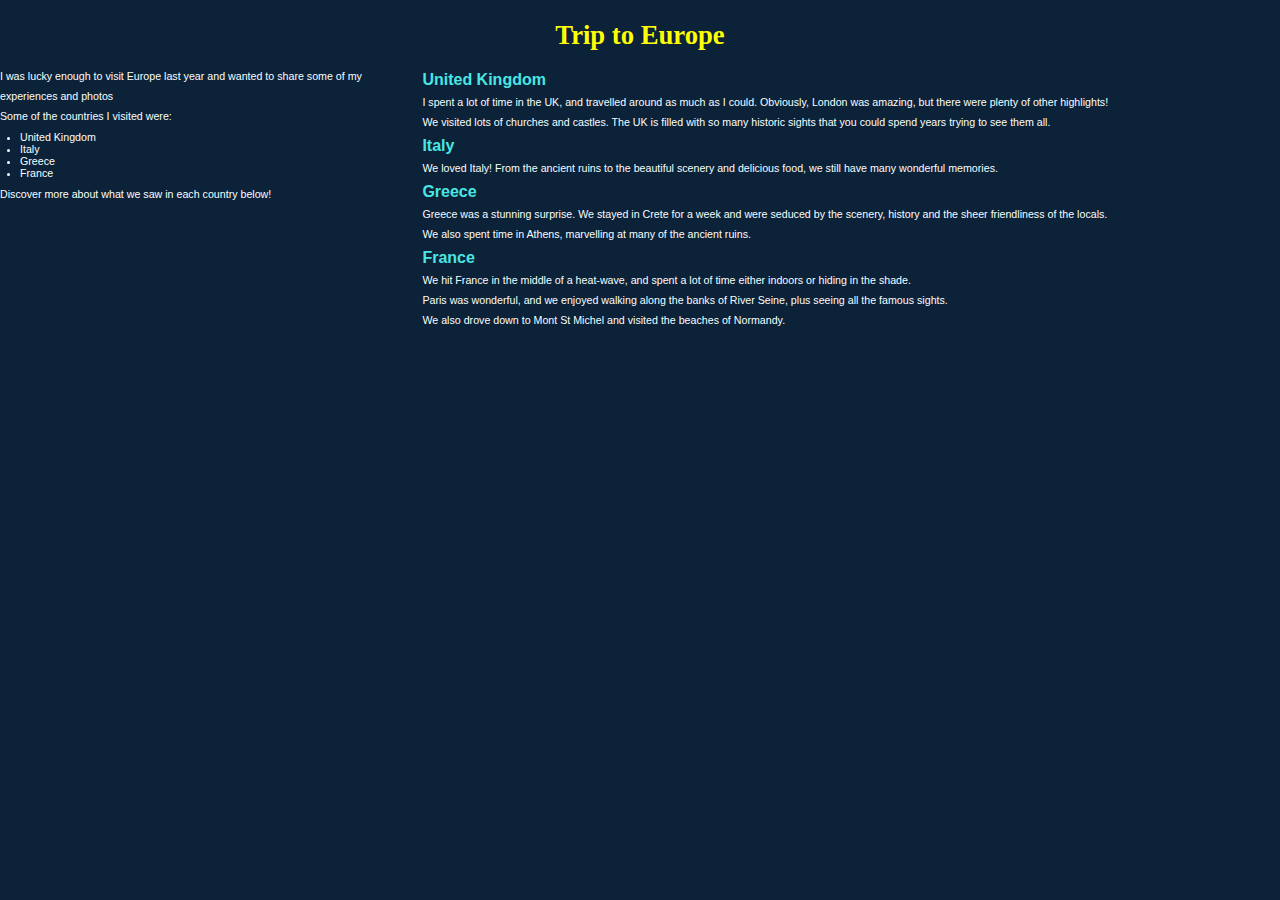
<file: Europe website/index.html>
<!DOCTYPE html>

<html>
    <head>
        <title>Trip to Europe</title>
        <link rel="stylesheet" href="styles.css">
    </head>

    <body>
        <h1>Trip to Europe</h1>

        <div class="index-container">
            <div class="summary">
                <p>I was lucky enough to visit Europe last year and wanted to share some of my experiences and photos<br>
                    Some of the countries I visited were:</p>
                <ul>
                    <li>United Kingdom</li>
                    <li>Italy</li>
                    <li>Greece</li>
                    <li>France</li>
                </ul>

                <p>Discover more about what we saw in each country below!</p>
            </div>

            <div class="countries">
                <h2><a href="uk.html">United Kingdom</a></h2>
                <p>I spent a lot of time in the UK, and travelled around as much as I could. Obviously, London was amazing, but there were plenty of other highlights!</p>
                <p>We visited lots of churches and castles. The UK is filled with so many historic sights that you could spend years trying to see them all.</p>
            
                <h2><a href="italy.html">Italy</a></h2>
                <p>We loved Italy! From the ancient ruins to the beautiful scenery and delicious food, we still have many wonderful memories.</p>

                <h2><a href="greece.html">Greece</a></h2>
                <p>Greece was a stunning surprise. We stayed in Crete for a week and were seduced by the scenery, history and the sheer friendliness of the locals.</p>
                <p>We also spent time in Athens, marvelling at many of the ancient ruins.</p>
        
                <h2><a href="france.html">France</a></h2>
                <p>We hit France in the middle of a heat-wave, and spent a lot of time either indoors or hiding in the shade.</p>
                <p>Paris was wonderful, and we enjoyed walking along the banks of River Seine, plus seeing all the famous sights.</p>
                <p>We also drove down to Mont St Michel and visited the beaches of Normandy.</p>

            </div>
        </div>

    </body>
</html>
</file>
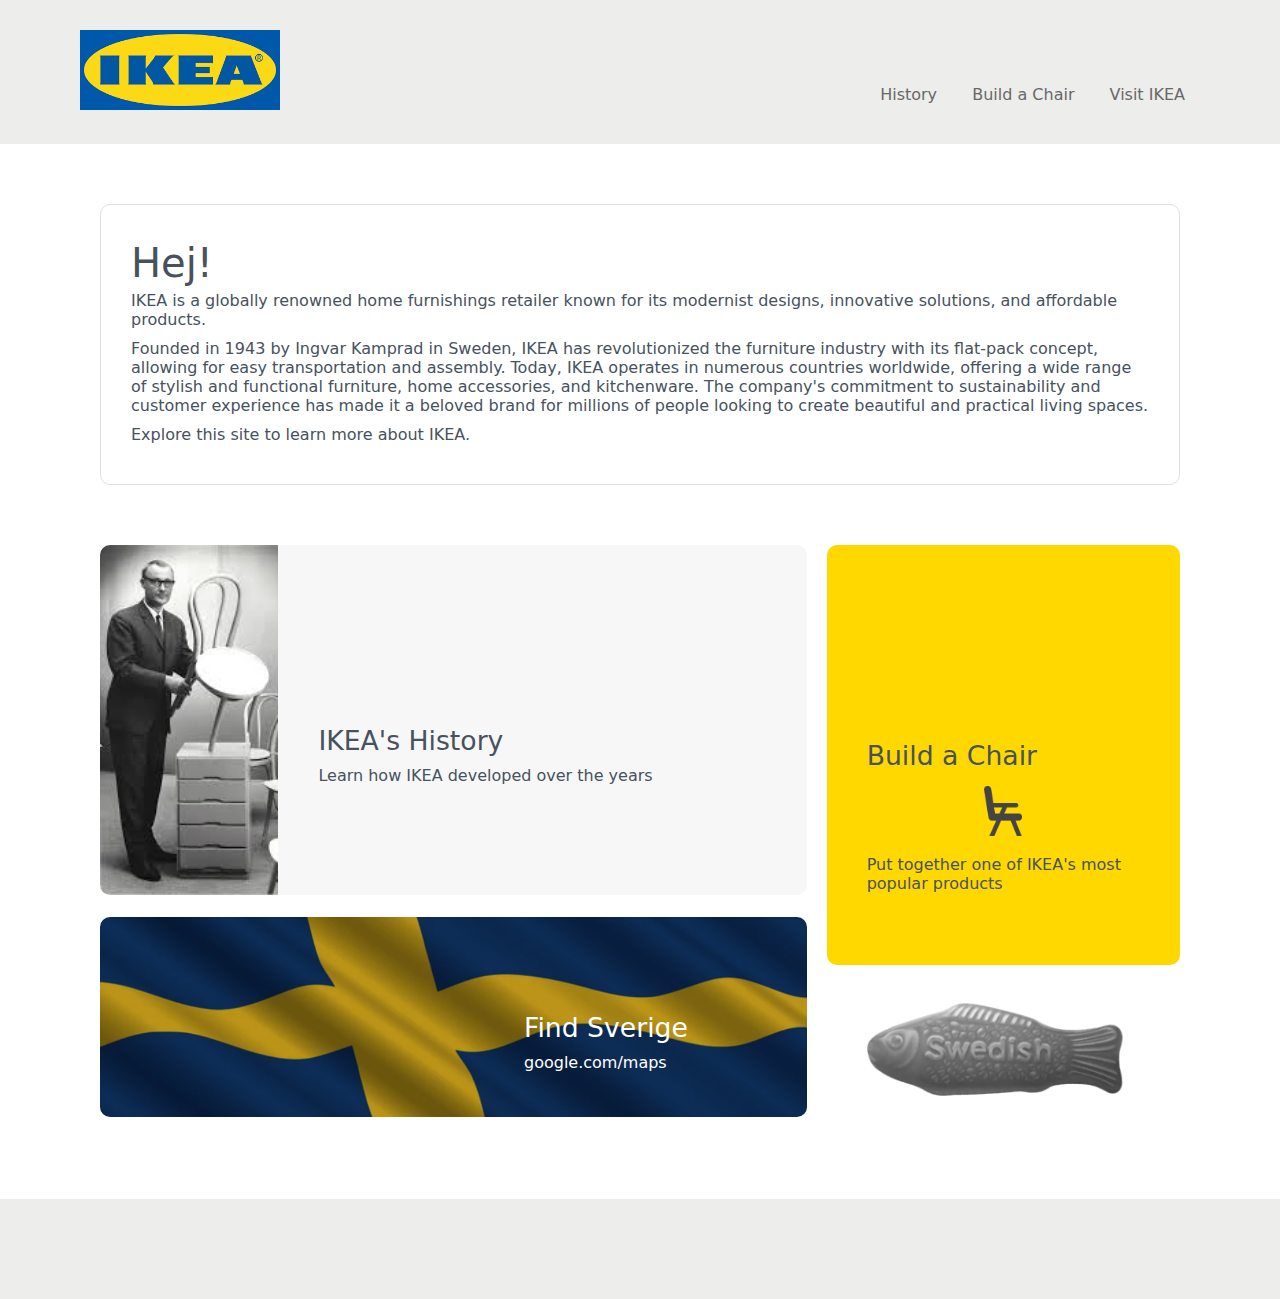
<file: ikea/index.html>
<!DOCTYPE html>

<html>
    <head>
        <title>IKEA Home</title>
        <link rel="stylesheet" href="styles.css">
    </head>

    <body>
        <div class="header">
            <div class="logo">
                <a href="index.html">
                    <img src="images/ikea logo 2.png">
                </a>
            </div>
            <div class="navbar">
                
                <input type="checkbox" id="nav-toggle">
                <label for="nav-toggle" class="burger-menu">
                    <img src="images/grey bars.png">
                </label>
                <div class="nav-bottom">
                    <a href="history.html">History</a>
                    <a href="">Build a Chair</a>
                    <a href="https://www.ikea.com/au/en/">Visit IKEA</a>
                </div>
            </div>
        </div>

        <div class="main">
            <div class="intro">
                <h1>Hej!</h1>
                <p>IKEA is a globally renowned home furnishings retailer known for its modernist designs, innovative solutions, and affordable products.</p>
                <p>Founded in 1943 by Ingvar Kamprad in Sweden, IKEA has revolutionized the furniture industry with its flat-pack concept, allowing for easy transportation and assembly. Today, IKEA operates in numerous countries worldwide, offering a wide range of stylish and functional furniture, home accessories, and kitchenware. The company's commitment to sustainability and customer experience has made it a beloved brand for millions of people looking to create beautiful and practical living spaces.</p>
                <p>Explore this site to learn more about IKEA.</p>

            </div>
            
            <div class="menu">
                <div class="menu-1">
                    <a href="history.html">
                        <div class="history-card">
                            <div class="card">
                                <img src="images/chair cropped 2.jpg">
                            </div>

                            <div class="hist-bottom">
                                <h2>IKEA's History</h2> 
                                <p>Learn how IKEA developed over the years</p>
                            </div>
                        </div>
                    </a>

                    <a href="https://www.google.com/maps/place/Sweden/@60.4432743,-3.3136267,4z/data=!4m6!3m5!1s0x465cb2396d35f0f1:0x22b8eba28dad6f62!8m2!3d60.128161!4d18.643501!16zL20vMGQwdnFu?entry=ttu">
                        <div class="maps-card">
                            <div class="map-bottom">
                                <h2>Find Sverige</h2>
                                <p>google.com/maps</p>
                            </div>
                        </div>
                    </a>
                </div>
                <div class="menu-2">
                    <div class="chair-card">
                        <div class="chair-bottom">
                            <h2>Build a Chair</h2>
                            <img src="images/chair grey.png">
                            <p>Put together one of IKEA's most popular products</p>
                        </div>
                    </div>
                    <div class="fish-card">
                        <img src="images/menufish.png">
                    </div>
                </div>
            </div>

        </div>

        <div class="footer"></div>

    </body>

</html>
</file>
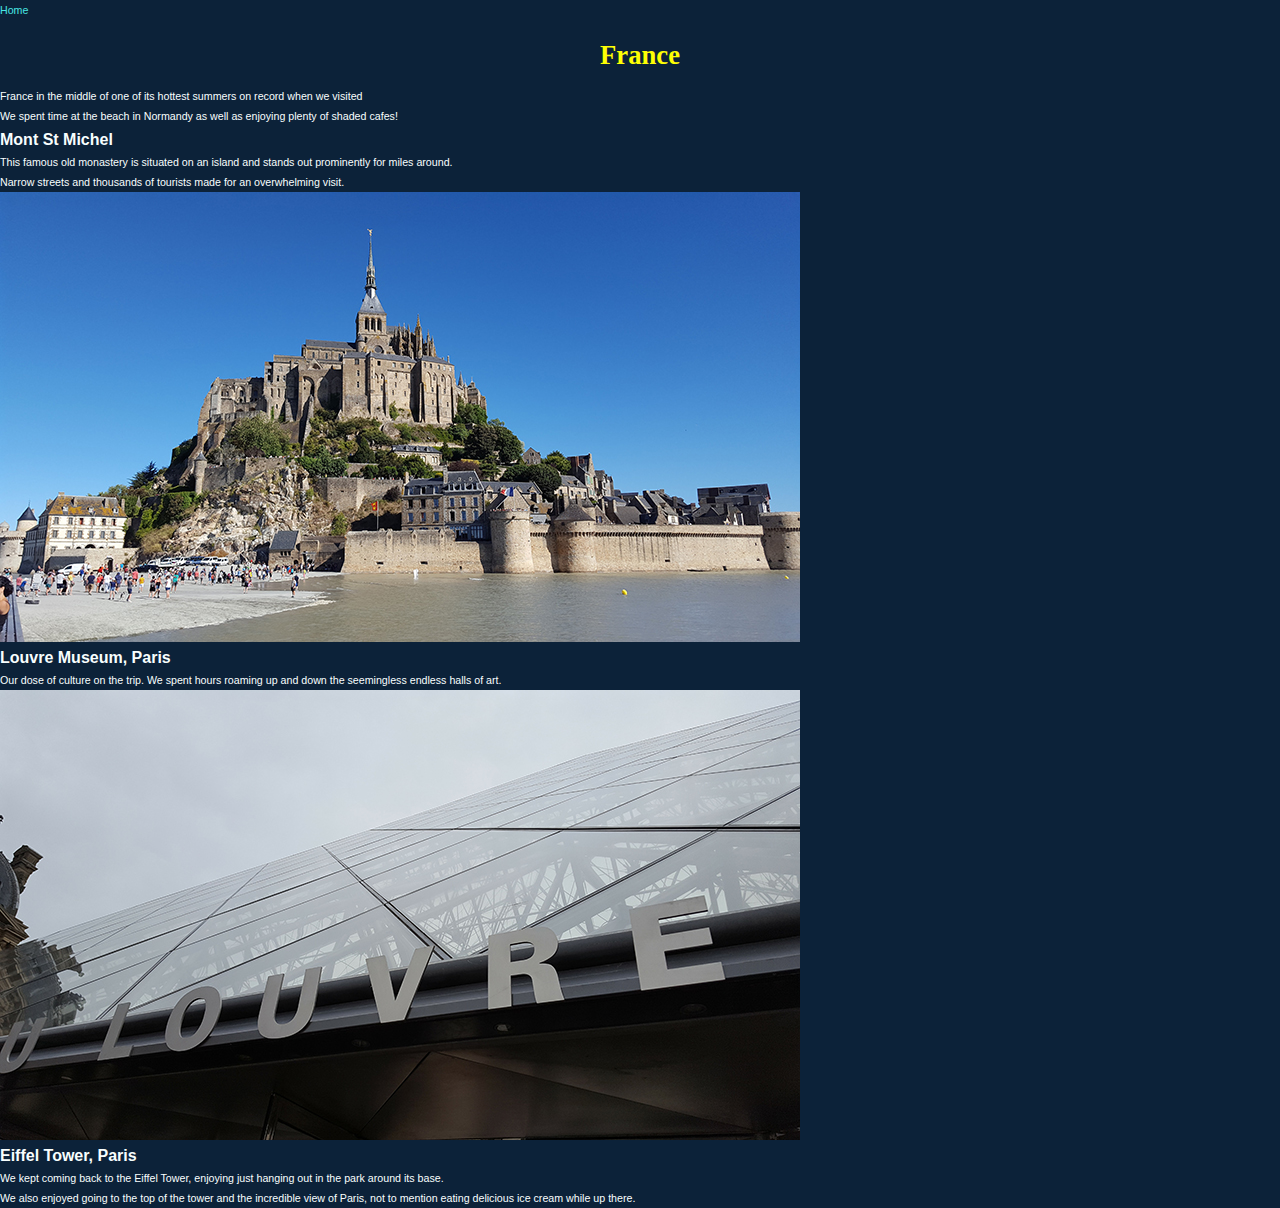
<file: Europe website/france.html>
<!DOCTYPE html>
<html>
    <head>
        <title>France</title>
        <link rel="stylesheet" href="styles.css">
    </head>
    <body>
        <!-- Link back to home page -->
        <p><a href="index.html">Home</a></p>
        <!-- Introduction -->
        <h1>France</h1>
        <p>France in the middle of one of its hottest summers on record when we visited</p>
        <p>We spent time at the beach in Normandy as well as enjoying plenty of shaded cafes!</p>

        <!-- Mont St Michel -->
        <h2>Mont St Michel</h2>
        <p>This famous old monastery is situated on an island and stands out prominently for miles around.</p>
        <p>Narrow streets and thousands of tourists made for an overwhelming visit.</p>
        <img src="images/montstmichel.jpg" alt="Mont St Michel">

        <!-- Louvre -->
        <h2>Louvre Museum, Paris</h2>
        <p>Our dose of culture on the trip. We spent hours roaming up and down the seemingless endless halls of art.</p>
        <img src="images/louvre.jpg" alt="Louvre Museum, Paris">

        <!-- Eiffel Tower -->
        <h2>Eiffel Tower, Paris</h2>
        <p>We kept coming back to the Eiffel Tower, enjoying just hanging out in the park around its base.</p>
        <p>We also enjoyed going to the top of the tower and the incredible view of Paris, not to mention eating delicious ice cream while up there.</p>
    </body>
</html>
</file>
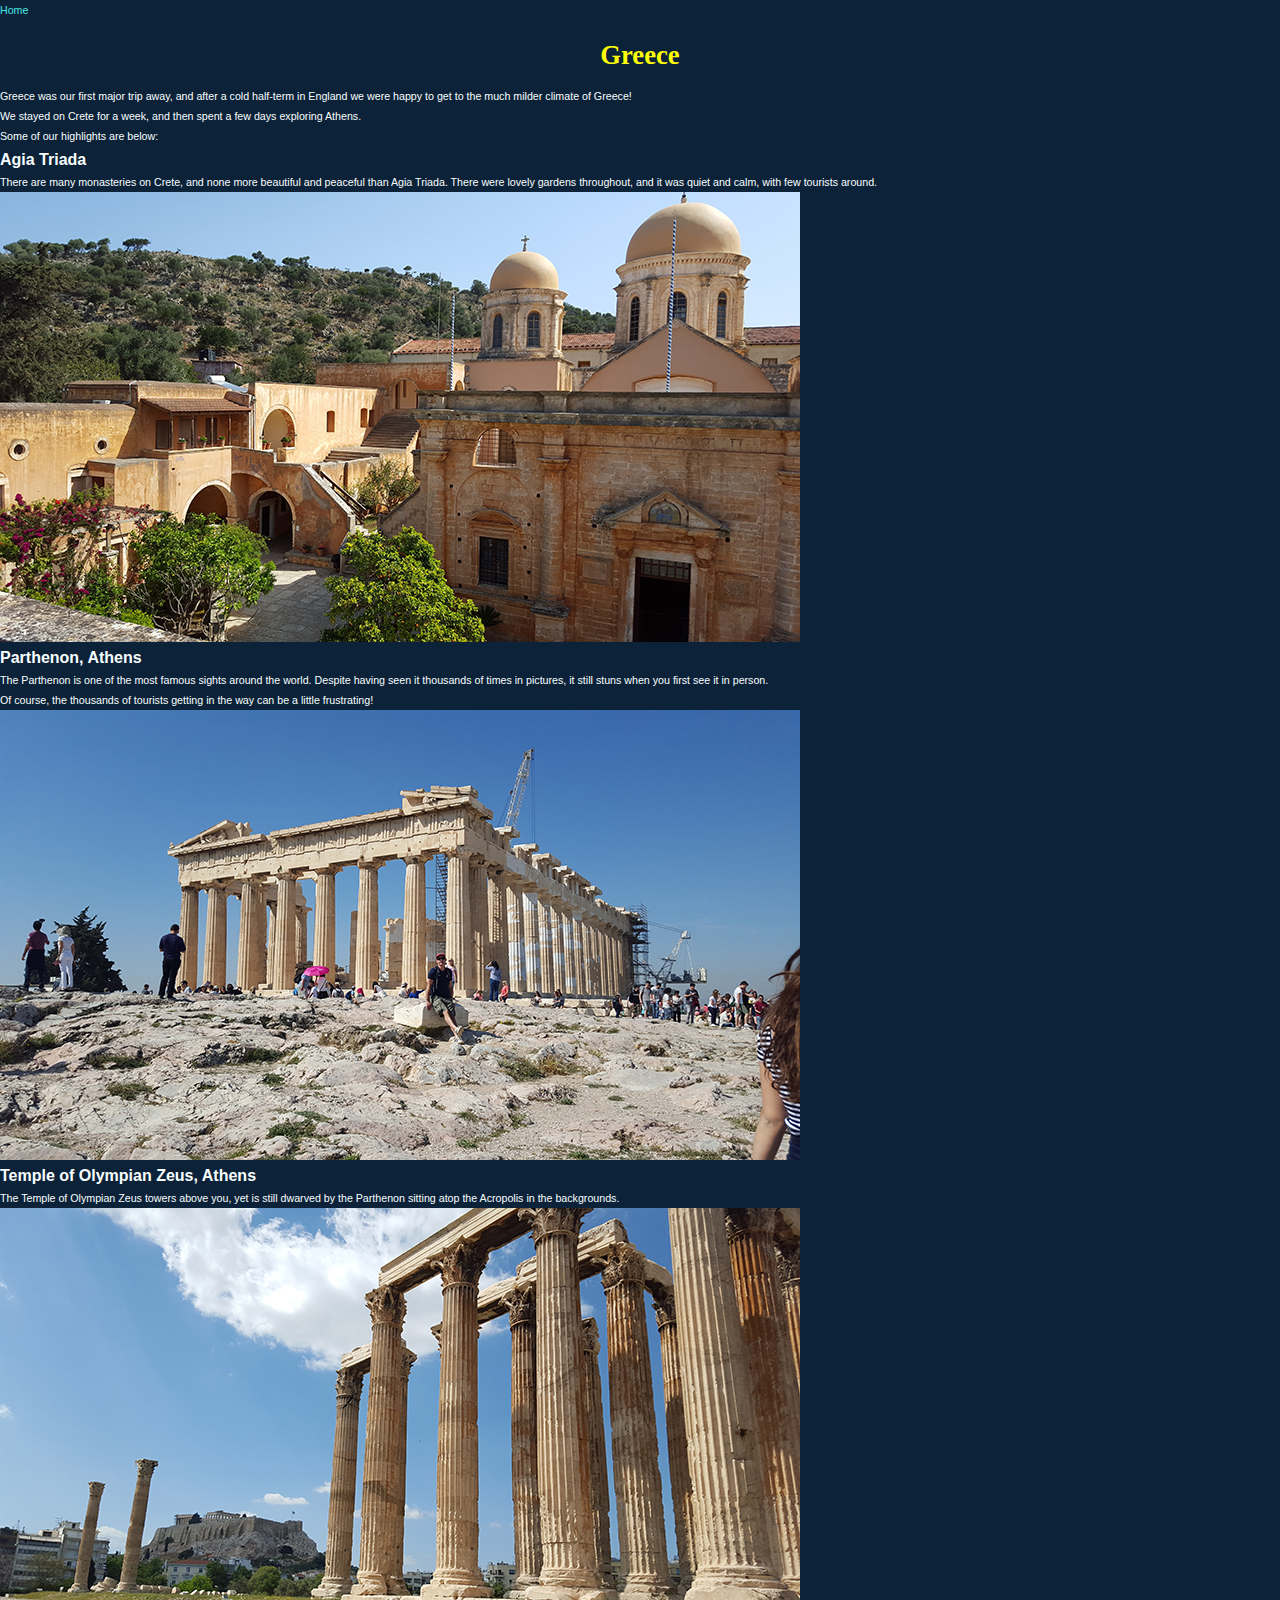
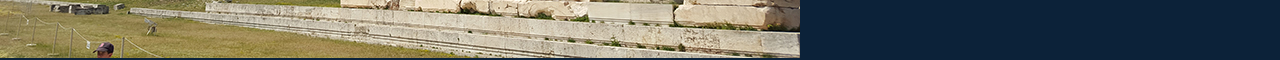
<file: Europe website/greece.html>
<!DOCTYPE html>

<html>
    
    <head>
        <title>Greece</title>
        <link rel="stylesheet" href="styles.css">
    </head>
    
    <body>
        <p><a href="index.html">Home</a></p>
        <h1>Greece</h1>
        <!-- Introduction -->
        <p>Greece was our first major trip away, and after a cold half-term in England we were happy to get to the much milder climate of Greece!</p>
        <p>We stayed on Crete for a week, and then spent a few days exploring Athens.</p>
        <p>Some of our highlights are below:</p>
        
        <!-- Agia Triada -->
        <h2>Agia Triada</h2>
        <p>There are many monasteries on Crete, and none more beautiful and peaceful than Agia Triada. There were lovely gardens throughout, and it was quiet and calm, with few tourists around.</p>
        <img src="images/agiatriada.jpg" alt="Agia Triada">

        <!-- Parthenon -->
        <h2>Parthenon, Athens</h2>
        <p>The Parthenon is one of the most famous sights around the world. Despite having seen it thousands of times in pictures, it still stuns when you first see it in person.</p>
        <p>Of course, the thousands of tourists getting in the way can be a little frustrating!</p>
        <img src="images/parthenon.jpg" alt="The Parthenon">

        <!-- Temple of Olympian Zeus -->
        <h2>Temple of Olympian Zeus, Athens</h2>
        <p>The Temple of Olympian Zeus towers above you, yet is still dwarved by the Parthenon sitting atop the Acropolis in the backgrounds.</p>
        <img src="images/templezeus.jpg" alt="Temple of Olympian Zeus">
    </body>
</html>
</file>
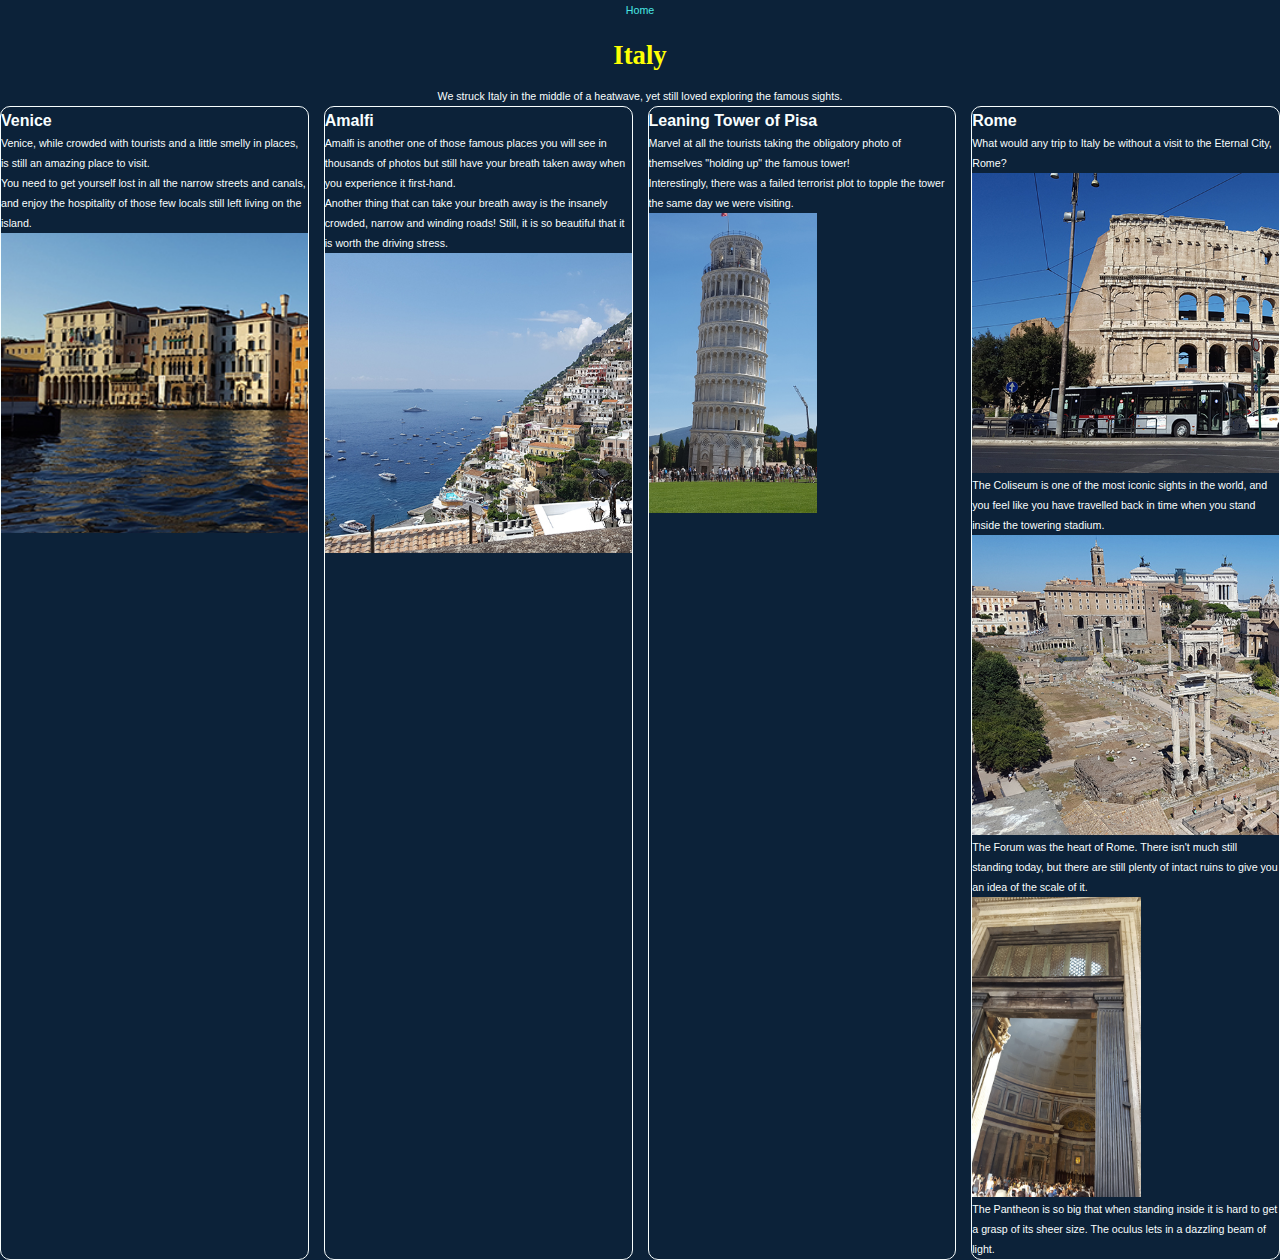
<file: Europe website/italy.html>
<!DOCTYPE html>

<html>
    
    <head>
        <title>Italy</title>
        <link rel="stylesheet" href="styles.css">
    </head>
    
    <body>
        <p class="introduction"><a href="index.html">Home</a></p>
        <h1>Italy</h1>
        <!-- Introduction -->
        <p class="introduction">We struck Italy in the middle of a heatwave, yet still loved exploring the famous sights.</p>


        <div class="card-container">
            
            <div class="card">
                <!-- Venice -->
                <h2>Venice</h2>
                <p>Venice, while crowded with tourists and a little smelly in places, is still an amazing place to visit.
                <br>You need to get yourself lost in all the narrow streets and canals, and enjoy the hospitality of those few locals still left living on the island.</p>
                <img src="images/venice.jpg" alt="Venice">
            </div>

            <div class="card">
                <!-- Amalfi -->
                <h2>Amalfi</h2>
                <p>Amalfi is another one of those famous places you will see in thousands of photos but still have your breath taken away when you experience it first-hand.</p>
                <p>Another thing that can take your breath away is the insanely crowded, narrow and winding roads! Still, it is so beautiful that it is worth the driving stress.</p>
                <img src="images/amalfi.jpg" alt="Amalfi Coast">
            </div>

            <div class="card">
                <!-- Leaning Tower of Pisa -->
                <h2>Leaning Tower of Pisa</h2>
                <p>Marvel at all the tourists taking the obligatory photo of themselves "holding up" the famous tower!</p>
                <p>Interestingly, there was a failed terrorist plot to topple the tower the same day we were visiting.</p>
                <img src="images/pisa.jpg" alt="Leaning Tower of PIsa">

            </div>  
            
            <div class="card">
                <!-- Rome -->
                <h2>Rome</h2>
                <p>What would any trip to Italy be without a visit to the Eternal City, Rome?</p>
                <img src="images/coliseum.jpg" alt="The Coliseum">
                <p>The Coliseum is one of the most iconic sights in the world, and you feel like you have travelled back in time when you stand inside the towering stadium.</p>
                <img src="images/forum.jpg" alt="The Forum">
                <p>The Forum was the heart of Rome. There isn't much still standing today, but there are still plenty of intact ruins to give you an idea of the scale of it.</p>
                <img src="images/pantheon.jpg" alt="The Pantheon">
                <p>The Pantheon is so big that when standing inside it is hard to get a grasp of its sheer size. The oculus lets in a dazzling beam of light.</p>
                
            </div>

        </div>


    </body>
</html>
</file>
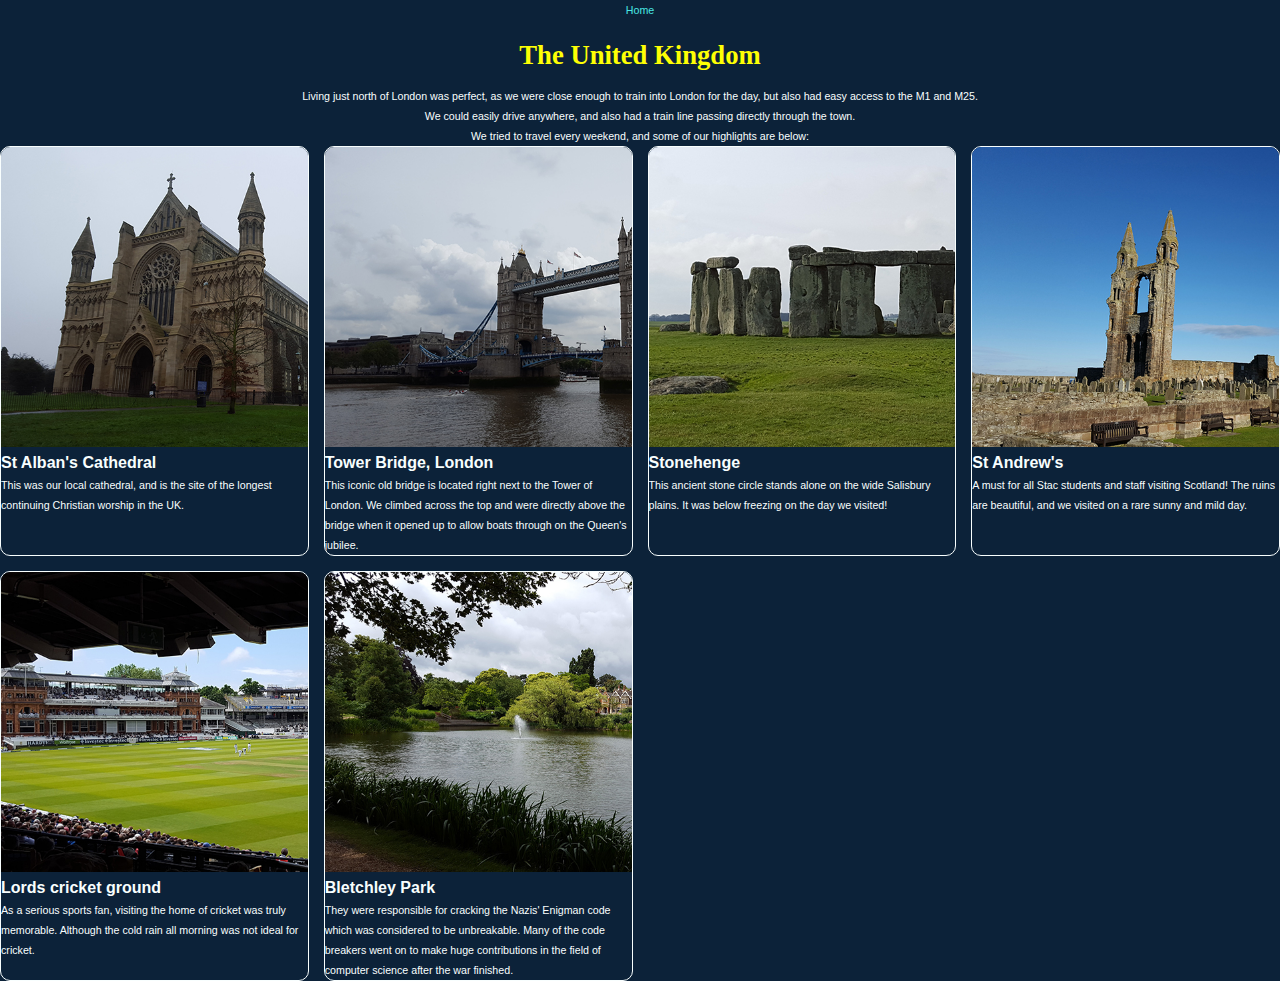
<file: Europe website/uk.html>
<!DOCTYPE html>

<html>
    <head>
        <title>The United Kingdom</title>
        <link rel="stylesheet" href="styles.css">
    </head>

    <body>
        <p class="introduction"><a href="index.html">Home</a></p>
        <h1>The United Kingdom</h1>

        <p class="introduction">Living just north of London was perfect, as we were close enough to train into London for the day, but also had easy access to the M1 and M25.</p>
        <p class="introduction">We could easily drive anywhere, and also had a train line passing directly through the town.</p>
        <p class="introduction">We tried to travel every weekend, and some of our highlights are below:</p>

        <div class="card-container">

            <div class="card">
                <img src="images/stalbanscathedral.jpg" alt="St Alban's Cathedral">
                <h2>St Alban's Cathedral</h2>
                <p>This was our local cathedral, and is the site of the longest continuing Christian worship in the UK.</p>
            </div>
            
            <div class="card">
                <img src="images/towerbridge.jpg" alt="Tower Bridge, London">
                <h2>Tower Bridge, London</h2>
                <p>This iconic old bridge is located right next to the Tower of London. We climbed across the top and were directly above the bridge when it opened up to allow boats through on the Queen's jubilee.</p>
            </div>

            <div class="card">
                <img src="images/stonehenge.jpg" alt="Stonehenge">
                <h2>Stonehenge</h2>
                <p>This ancient stone circle stands alone on the wide Salisbury plains. It was below freezing on the day we visited!</p>    
            </div>

            <div class="card">
                <img src="images/standrews.jpg" alt="St Andrew's">
                <h2>St Andrew's</h2>
                <p>A must for all Stac students and staff visiting Scotland! The ruins are beautiful, and we visited on a rare sunny and mild day.</p>    
            </div>

            <div class="card">
                <img src="images/lords.jpg" alt="Lords cricket ground">
                <h2>Lords cricket ground</h2>
                <p>As a serious sports fan, visiting the home of cricket was truly memorable. Although the cold rain all morning was not ideal for cricket.</p>
            </div>

            <div class="card">
                <img src="images/bletchley.jpg" alt="Bletchley Park">
                <h2>Bletchley Park</h2>
                <p>They were responsible for cracking the Nazis' Enigman code which was considered to be unbreakable. Many of the code breakers went on to make huge contributions in the field of computer science after the war finished.</p>
            </div>

        </div>



        
    </body>
</html>
</file>
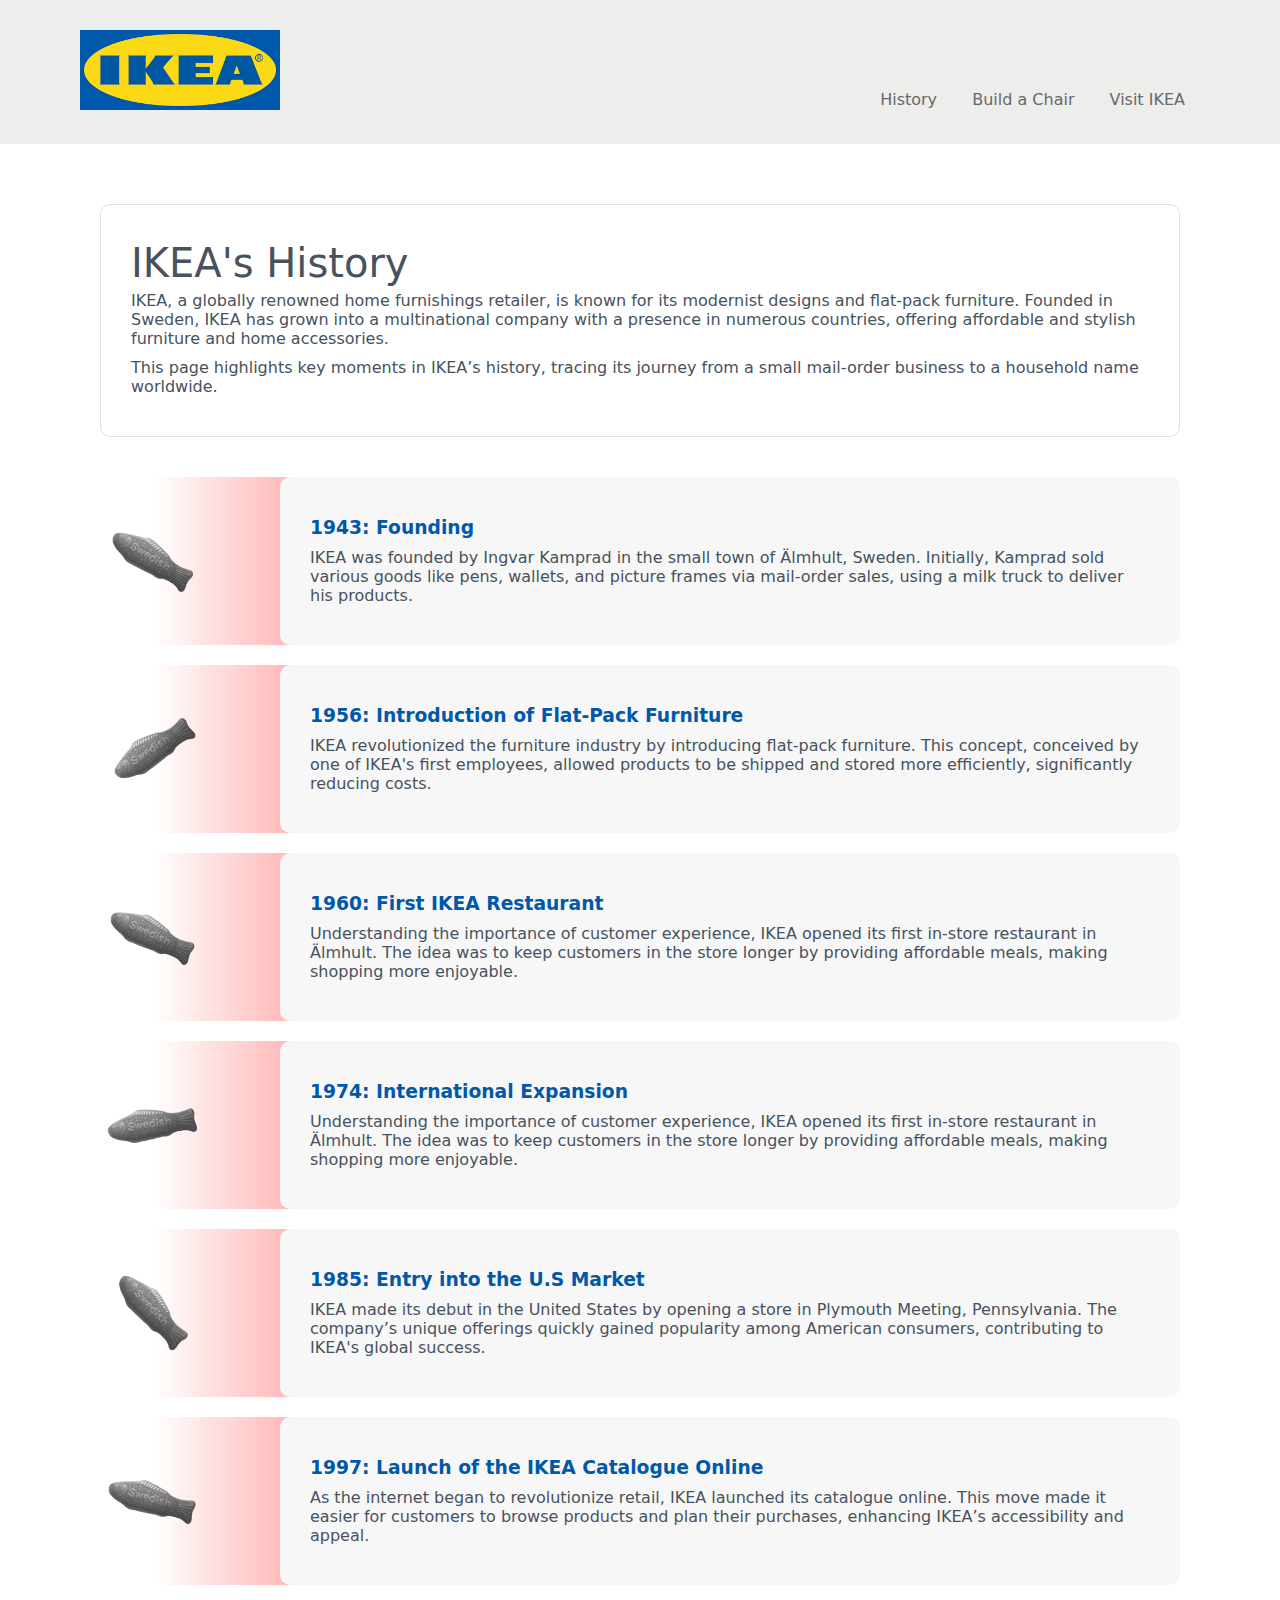
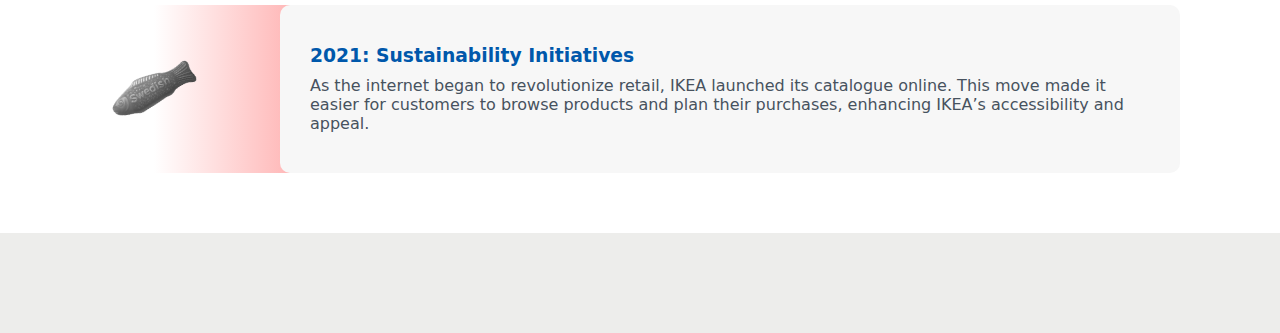
<file: ikea/history.html>
<!DOCTYPE html>

<html>
    <head>
        <title>IKEA History</title>
        <link rel="stylesheet" href="styles.css">
    </head>
    <body>
        <div class="header">
            <div class="logo">
                <a href="index.html">
                    <img src="images/ikea logo 2.png">
                </a>
            </div>
            <div class="navbar">
                <div class="nav-top"></div>
                <input type="checkbox" id="nav-toggle">
                <label for="nav-toggle" class="burger-menu">
                    <img src="images/grey bars.png">
                </label>
                <div class="nav-bottom">
                    <a href="history.html">History</a>
                    <a href="">Build a Chair</a>
                    <a href="https://www.ikea.com/au/en/">Visit IKEA</a>
                </div>
            </div>
        </div>


        <div class="main">
            <div class="intro">
                <h1>IKEA's History</h1>
                <p>IKEA, a globally renowned home furnishings retailer, is known for its modernist designs and flat-pack furniture. Founded in Sweden, IKEA has grown into a multinational company with a presence in numerous countries, offering affordable and stylish furniture and home accessories.</p>
                <p>This page highlights key moments in IKEA’s history, tracing its journey from a small mail-order business to a household name worldwide.</p>
            </div>

            <div class="timeline">
                <div class="date">
                    <div class="fish">
                        <img src="images/menufish.png" id="a">
                    </div>
                    <div class="date-description">
                        <img src="images/menufish.png" id="a">
                        <h3>1943: Founding</h3>
                        <p>IKEA was founded by Ingvar Kamprad in the small town of Älmhult, Sweden. Initially, Kamprad sold various goods like pens, wallets, and picture frames via mail-order sales, using a milk truck to deliver his products.</p>
                    </div>
                </div>
    
                <div class="date">
                    <div class="fish">
                        <img src="images/menufish.png" id="b">
                    </div>
                    <div class="date-description">
                        <img src="images/menufish.png" id="b">
                        <h3>1956: Introduction of Flat-Pack Furniture</h3>
                        <p>IKEA revolutionized the furniture industry by introducing flat-pack furniture. This concept, conceived by one of IKEA's first employees, allowed products to be shipped and stored more efficiently, significantly reducing costs.</p>
                    </div>
                </div>
    
                <div class="date">
                    <div class="fish">
                        <img src="images/menufish.png" id="c">
                    </div>
                    <div class="date-description">
                        <img src="images/menufish.png" id="c">
                        <h3>1960: First IKEA Restaurant</h3>
                        <p>Understanding the importance of customer experience, IKEA opened its first in-store restaurant in Älmhult. The idea was to keep customers in the store longer by providing affordable meals, making shopping more enjoyable.</p>
                    </div>
                </div>
    
                <div class="date">
                    <div class="fish">
                        <img src="images/menufish.png" id="d">
                    </div>
                    <div class="date-description">
                        <img src="images/menufish.png" id="d">
                        <h3>1974: International Expansion</h3>
                        <p>Understanding the importance of customer experience, IKEA opened its first in-store restaurant in Älmhult. The idea was to keep customers in the store longer by providing affordable meals, making shopping more enjoyable.</p>
                    </div>
                </div>
    
                <div class="date">
                    <div class="fish">
                        <img src="images/menufish.png" id="e">
                    </div>
                    <div class="date-description">
                        <img src="images/menufish.png" id="e">
                        <h3>1985: Entry into the U.S Market</h3>
                        <p>IKEA made its debut in the United States by opening a store in Plymouth Meeting, Pennsylvania. The company’s unique offerings quickly gained popularity among American consumers, contributing to IKEA's global success.</p>
                    </div>
                </div>
    
                <div class="date">
                    <div class="fish">
                        <img src="images/menufish.png" id="f">
                    </div>
                    <div class="date-description">
                        <img src="images/menufish.png" id="f">
                        <h3>1997: Launch of the IKEA Catalogue Online</h3>
                        <p>As the internet began to revolutionize retail, IKEA launched its catalogue online. This move made it easier for customers to browse products and plan their purchases, enhancing IKEA’s accessibility and appeal.</p>
                    </div>
                </div>
    
                <div class="date">
                    <div class="fish">
                        <img src="images/menufish.png" id="g">
                    </div>
                    <div class="date-description">
                        <img src="images/menufish.png" id="g">
                        <h3>2021: Sustainability Initiatives</h3>
                        <p>As the internet began to revolutionize retail, IKEA launched its catalogue online. This move made it easier for customers to browse products and plan their purchases, enhancing IKEA’s accessibility and appeal.</p>
                    </div>
                </div>
    
            </div>

            


        </div>


        <div class="footer"></div>

    </body>

</html>
</file>
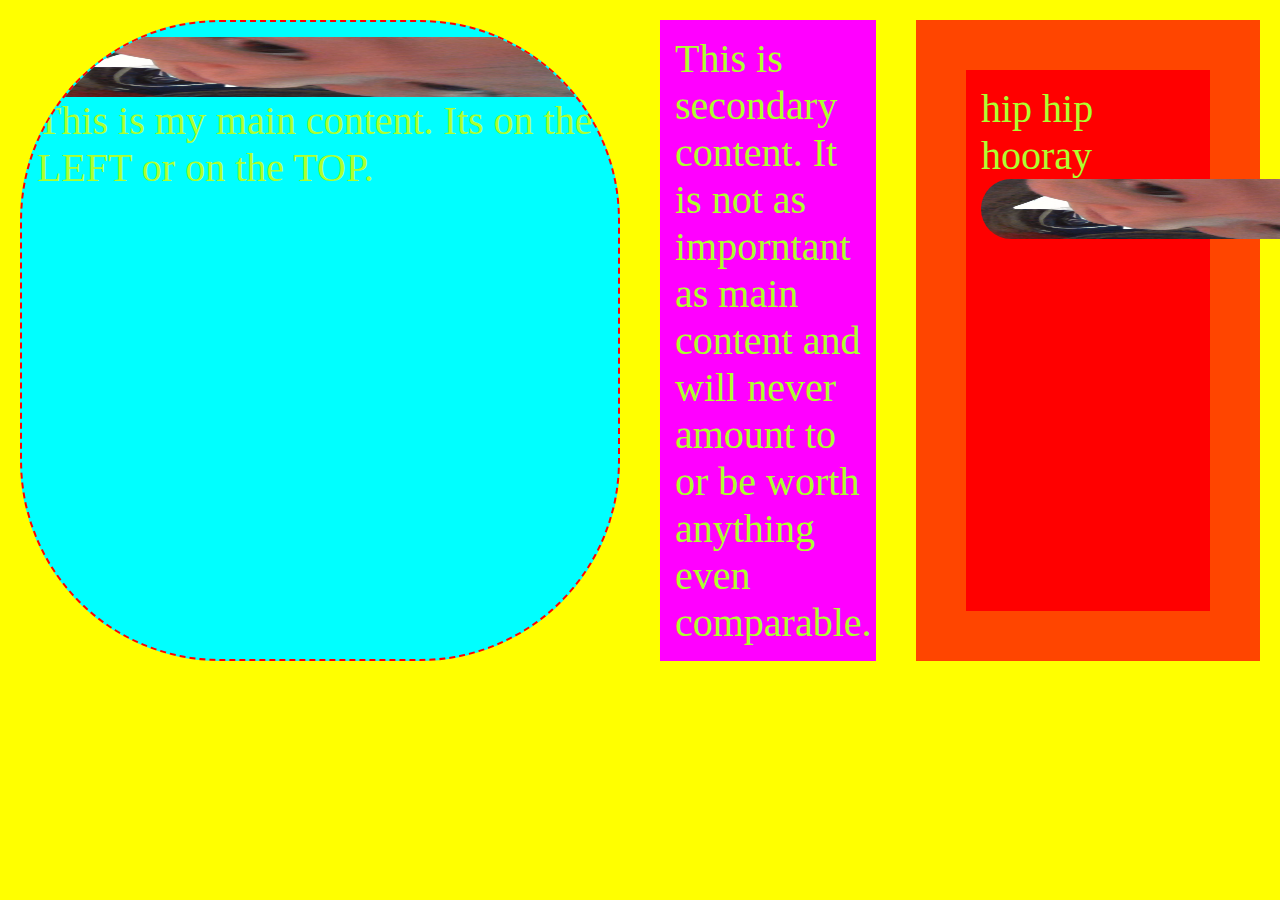
<file: website1/columndemo.html>
<html>
    <head>
        <title>Two column demo</title>
        <link rel="stylesheet" href="styles.css">
    </head>

    <body>
        <!-- to have side by side content, nedd to wrap bothwithin something else--> 
        <!--contianeer div tag ggikds other divs inside-->
        <div class="container"> 
            <div class="main-content">
                <img src="katie.jpg" alt="beautiful katie photo">
                <p>This is my main content. Its on the LEFT or on the TOP.</p>
            </div>

            <div class="secondary-content">
                <p>This is secondary content. It is not as imporntant as main content and will never amount to or be worth anything even comparable.</p>
            </div>

            <div class="third">
                
                <p>hip hip hooray</p>
                <img src="katie.jpg" alt="aktie x2">
            </div>

        </div>
    </body>


</html>



<!-- span to format only a section of p tag-->
 <!-- to have side by side content, nedd to wrap bothwithin something else-->
</file>
<file: Europe website/styles.css>
* {
    margin: 0px;
    padding: 0px;
}

body {
    background-color: rgb(12, 34, 57);
    font-family: Arial, Helvetica, sans-serif;
    font-size: 8pt;
}

h1 {
    color: rgb(254, 255, 4);
    font-family: 'Times New Roman', Times, serif;
    font-display: bold;
    font-size: 20pt;
    padding: 20px 0px 15px 0px;
    text-align: center;
}

h2 {
    text-decoration: bold;
    color: rgb(248, 254, 254);
    font-size: 12pt;
    padding-top: 5px;
    padding-bottom: 3px;
}

a {
    text-decoration: none;
    color: rgb(73, 230, 227);
}

p {
    color: rgb(248, 254, 254); 
    line-height: 20px;
}

ul {
    color: rgb(248, 254, 254);
    margin: 5px 20px 5px 20px;

}

.index-container {
    display: grid;
    grid-template-columns: 33% 67%;
}

.summary {
    width: 400px;
    height: auto;
}

.countries {
    width: 100%;
    height: auto;
}

.card-container {
    display: grid;
    grid-template-columns: repeat(auto-fit, minmax(300px, 1fr));
    gap: 15px
}

.card {

    border: 1px solid rgb(248, 254, 254);
    border-radius: 10px;
    overflow: hidden;
    
}


.card img {
    height: 300px;

}

.introduction {
    text-align: center;
}

















/* link 73, 230, 227
/* black 00000000
/* yelloe 254 255 4
/* white 248 254 254
</file>
<file: ikea/styles.css>
* {
    padding: 0px;
    margin: 0px;
}

/*outline: solid;
outline-color: black;
outline-width: 3px;*/

body {
    background-color: #ffffff;
    color: rgb(71 82 94);
    font-family: system-ui, 'Segoe UI','Open Sans', 'Helvetica Neue', sans-serif

}

h1 {
    font-weight: 450;
    font-size: 30pt;
}

h2 {
    font-weight: 480;
    font-size: 20pt;
}

.main a {
    text-decoration: none;
    color: rgb(71 82 94);
}

.navbar {
    display: grid;
    grid-template-columns: 1fr;
    text-align: right;
    margin-top: 55px;
}



.navbar img {
    height: 25px;
}

.navbar a {
    margin: 5px;
    padding: 10px;
    text-decoration: none;
    font-weight: 500;
    color: rgb(104 104 104);
}

.header {

    height: auto;
    display: grid;
    grid-template-columns: 200px 1fr;
    padding: 30px 80px;
    background-color: rgb(237 237 235);
    
}

.logo img {
    width: 100%;
    height: auto;
}

.logo {
    width: 200px;
}

.main {
    display: grid;
    grid-template-columns: 1fr;
    margin: 60px 100px;
    grid-row-gap: 40px;                     
}

.intro {

    border: solid;
    border-color: rgb(225 225 225);
    border-width: 1px;
    border-radius: 10px;
    padding: 35px 30px;
}

.menu {
    width: 100%;
    display: grid;
    grid-template-columns: 2fr 1fr;
    grid-column-gap: 20px;         
    margin: 20px 0px;
}

.menu-1 {
    display: grid;
    grid-template-columns: 1fr;
    grid-row-gap: 20px;
}

.menu-2 {
    display: grid;
    grid-template-columns: 1fr;
    grid-row-gap: 20px;
}

.menu h2, p {
    padding: 5px 0px;
}

.history-card {
    min-height: 350px;
    display: grid;
    grid-template-columns: auto 1fr;
    border-radius: 10px;
    overflow: hidden;
    background-color: rgb(247 247 247);

}

.history-card img {
    
    height: 100%;
    
}

.hist-bottom {
    padding: 0px 40px;
    height: auto;
    margin-top: 175px;
}

.maps-card {
    min-height: 200px;
    width: 100%;
    background-image: url(images/flag.png);
    background-size: cover;
    background-position: center;
    border-radius: 10px;
    overflow: hidden;
    
}

.map-bottom p, .map-bottom h2{
    color: white;
}

.map-bottom {
    margin: 90px 20px 20px 60%;

}

.fish-card {
    text-align: center;
}

.fish-card img {
    max-width: 100%;
    max-height: 130px;
}


.footer {
    background-color: rgb(237 237 235);
    height: 100px;
}


.chair-bottom {
    padding: 0px 40px;
    margin-top: 190px;
}

.chair-card {
    background-color: rgb(255 216 0);
    min-height: 420px;
    border-radius: 10px;
    text-align: center;
}

.chair-card img {
    margin: 0 auto;
    height: 50px;
    margin: 10px;
}

.chair-card h2, p {
    text-align: left;
}

.timeline {
    display: grid;
    grid-template-columns: 1fr;
    grid-row-gap: 20px;
}

.timeline img {
    height: 45px;
    width: auto;
}


.fish {
    margin: auto 0px;
}

.date {
    display: grid;
    grid-template-columns: 180px 1fr;
    background: linear-gradient(
        to right,
        white,
        white 5%,
        red 50%,
        white 5%,
        white

    );
}

#a {
    transform: rotate(30deg);
}

#b {
    transform: rotate(325deg);
}

#c {
    transform: rotate(24deg);
}

#d {
    transform: rotate(350deg);
}

#e {
    transform: rotate(46deg);
}

#f {
    transform: rotate(15deg);
}

#g {
    transform: rotate(330deg);
}

.date-description {
    background-color: rgb(247 247 247);
    border-radius: 10px;
    padding: 35px 30px;
}

.date-description h3 {
    font-weight: 600;
    color: rgb(0 88 171);
    padding: 5px 0px;
}

.date-description img {
    display: none;
}

.arrow {
    height: 20px;
}








#nav-toggle, .burger-menu {
    display: none;
}


@media only screen and (max-width: 600px) {
    .hist-bottom p {
        display: none;
    }

    .map-bottom p {
        display: none;
    }

    .chair-bottom p {
        display: none;
    }

    .chair-bottom img {
        height: 70px;
        margin: 30px;
    }
}

@media only screen and (max-width: 900px) {



    .menu {
        display: grid;
        grid-template-columns: 1fr;
        grid-row-gap: 20px;
    }
    .burger-menu {
        display: inline-block;
    }
    .nav-bottom {
        display: none;
    }
    #nav-toggle:checked ~ .nav-bottom {
        display: grid;
        grid-row: 2;
        grid-column: span 2;
        margin-top: 0px;
    }

    .date {
        grid-template-columns: 20% 80%;
    }
    
    .fish {
        display: none;
    }
    .date {
        grid-template-columns: 100%;
    }
    .date-description img {
        display: block;
        margin: 0px auto 20px auto;

    }
}

@media only screen and (max-width: 700px) {


}
</file>
<file: website1/styles.css>
* {
    padding: 0px;
    margin: 0px;
}

body {
    background-color: yellow;
}

p {
    color: greenyellow;
    font-size: 30pt;

}

.container {
    display: grid;
    grid-template-columns: 50% 20% 30%; /*for equal columns*/
    /* grid-template-columns: repeat(autofit, minmax(400px) 1fr)); 
    means fit as many until cannot fit and then go to next line
    RESPONSIVE WEB DESIGN*/
}

.main-content {
    background-color: aqua;
    padding: 15px;
    margin: 20px;
    border-radius: 200px;
    overflow: hidden;
    border: 2px dashed red;
}

.secondary-content p {
    background-color: fuchsia;
    padding: 15px;
    margin: 20px;
}

.main-content img {
    width: 100%;
    height: 60px;
}


.third {
    background-color: red;
    padding: 15px;
    margin: 20px;
    border: 50px solid orangered;
}

.third img {
    width: 200%;
    height: 60px;
    
    border-radius: 200px;
}
</file>
